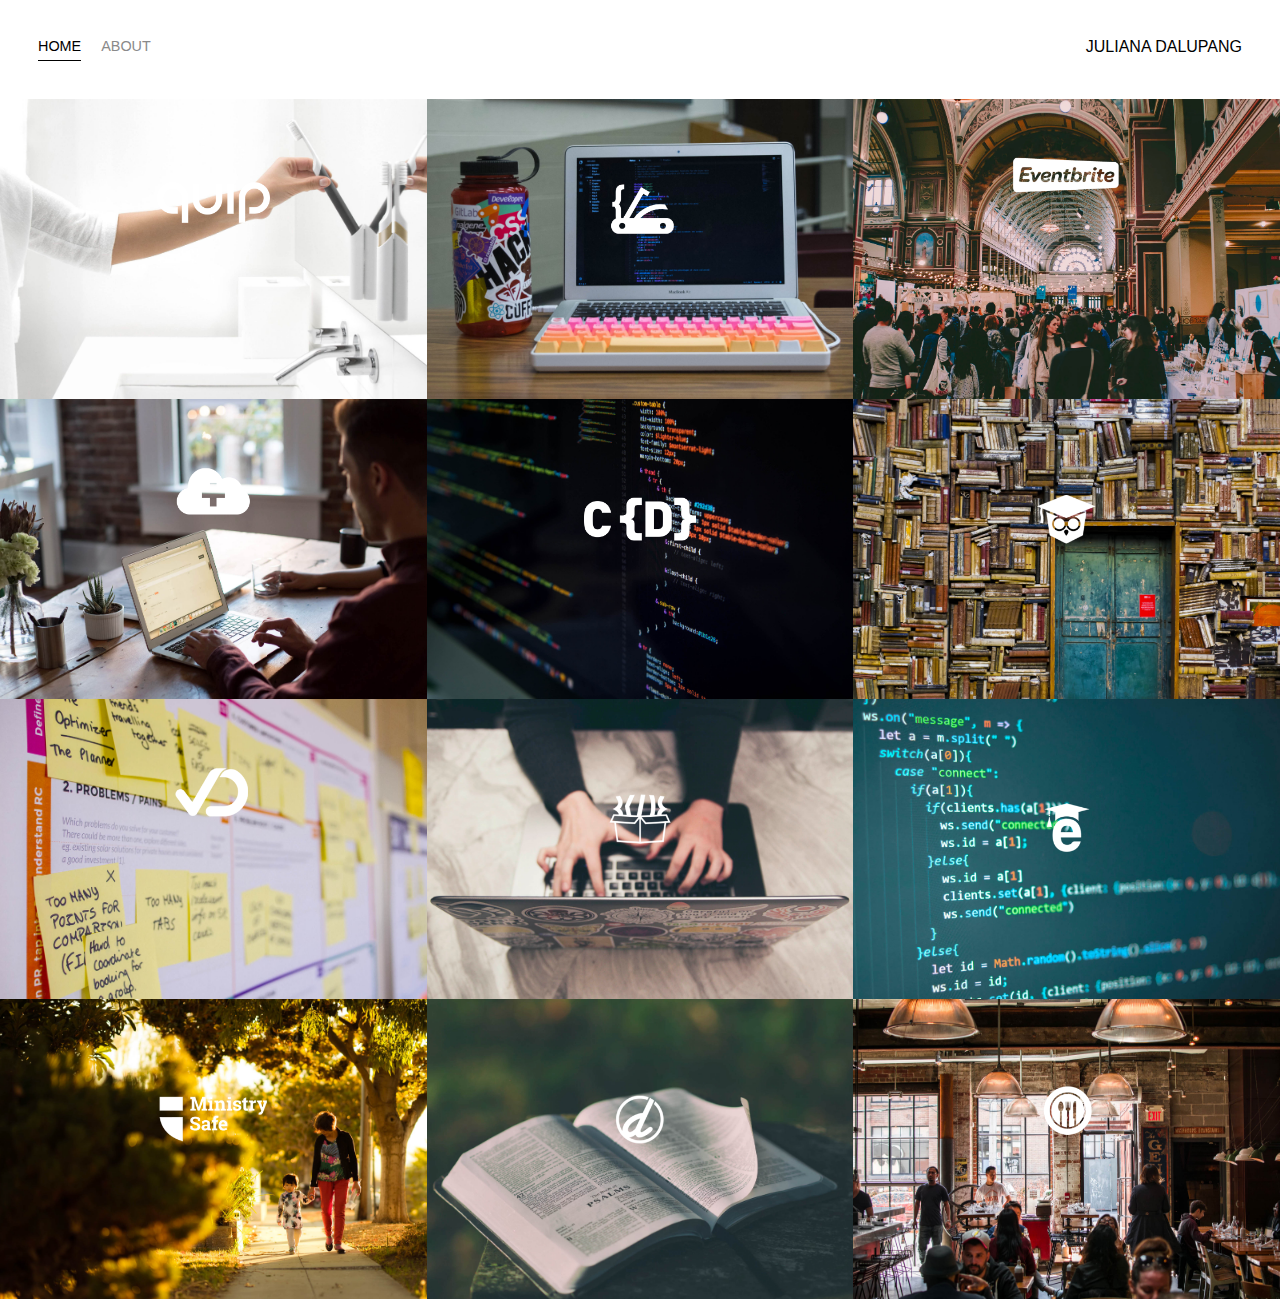
<file: PROJECT/index.html>
<!DOCTYPE html>
<html>
<head>
    <meta charset="utf-8" />
    <title>Page Title</title>
    <link rel="preconnect" href="https://fonts.gstatic.com">
<link href="https://fonts.googleapis.com/css2?family=Source+Sans+Pro&display=swap" rel="stylesheet">
    <link rel="stylesheet" href="styles.css">
</head>
<body>
    <div class="container">
        <div class="nav-wrapper">
            <div class="left-side">
                <div class="nav-link-wrapper active-nav-link">
                    <a href="index.html">Home</a>
                </div>

                <div class="nav-link-wrapper">
                    <a href="about.html">About</a>
                </div>
            </div>

            <div class="right-side">
                <div class="brand">
                    <div>JULIANA DALUPANG</div>
                </div>
            </div>
        </div>

        <div class="content-wrapper">
            <div class="portfolio-items-wrapper">

                <div class="portfolio-item-wrapper">
                    <div class="portfolio-img-background" style="background-image:url(images/portfolio1.jpg)"></div>
                
                    <div class="img-text-wrapper">
                        <div class="logo-wrapper">
                            <img src="images/logos/quip.png">
                        </div>

                        <div class="subtitle">
                            I built the Quip Ecommerce platform, named a Top 25 Invention by Time Magazine in 2016.
                        </div>
                    </div>
                </div>

                <div class="portfolio-item-wrapper">
                    <div class="portfolio-img-background" style="background-image:url(images/portfolio2.jpg)"></div>
                
                    <div class="img-text-wrapper">
                        <div class="logo-wrapper">
                            <img src="images/logos/devcamp.png">
                        </div>

                        <div class="subtitle">
                            Coding bootcamp and learning management system.
                        </div>
                    </div>
                </div>

                <div class="portfolio-item-wrapper">
                    <div class="portfolio-img-background" style="background-image:url(images/portfolio3.jpg)"></div>
                
                    <div class="img-text-wrapper">
                        <div class="logo-wrapper">
                            <img src="images/logos/eventbrite.png">
                        </div>

                        <div class="subtitle">
                            Eventbrite is the leading event management platform on the web with millions of individuals utilizing their applications to find, register or, and management events in numerous industries.
                        </div>
                    </div>
                </div>

                <div class="portfolio-item-wrapper">
                    <div class="portfolio-img-background" style="background-image:url(images/portfolio4.jpg)"></div>
                
                    <div class="img-text-wrapper">
                        <div class="logo-wrapper">
                            <img src="images/logos/shop-hacker.png">
                        </div>

                        <div class="subtitle">
                             Shop Hacker allows you to easily import digital products such as elearning courses, software, and games directly into your ecommerce store.
                        </div>
                    </div>
                </div>

                <div class="portfolio-item-wrapper">
                    <div class="portfolio-img-background" style="background-image:url(images/portfolio5.jpg)"></div>
                
                    <div class="img-text-wrapper">
                        <div class="logo-wrapper">
                            <img src="images/logos/crondose.png">
                        </div>

                        <div class="subtitle">
                            Online tutorials and productivity tips.
                        </div>
                    </div>
                </div>

                <div class="portfolio-item-wrapper">
                    <div class="portfolio-img-background" style="background-image:url(images/portfolio6.jpg)"></div>
                
                    <div class="img-text-wrapper">
                        <div class="logo-wrapper">
                            <img src="images/logos/dailysmarty.png">
                        </div>

                        <div class="subtitle">
                            Keep track of what you learn every day.
                        </div>
                    </div>
                </div>

                <div class="portfolio-item-wrapper">
                    <div class="portfolio-img-background" style="background-image:url(images/portfolio7.jpg)"></div>
                
                    <div class="img-text-wrapper">
                        <div class="logo-wrapper">
                            <img src="images/logos/dashtrack.png">
                        </div>

                        <div class="subtitle">
                            What you track improves. DashTrack is a journal that makes it easy to track your daily tasks and make the most of your time each day.
                        </div>
                    </div>
                </div>

                <div class="portfolio-item-wrapper">
                    <div class="portfolio-img-background" style="background-image:url(images/portfolio8.jpg)"></div>
                
                    <div class="img-text-wrapper">
                        <div class="logo-wrapper">
                            <img src="images/logos/devtrunk.png">
                        </div>

                        <div class="subtitle">
                            Online shop for developer happiness.
                        </div>
                    </div>
                </div>

                <div class="portfolio-item-wrapper">
                    <div class="portfolio-img-background" style="background-image:url(images/portfolio9.jpg)"></div>
                
                    <div class="img-text-wrapper">
                        <div class="logo-wrapper">
                            <img src="images/logos/edutechional.png">
                        </div>

                        <div class="subtitle">
                            Online technology tutorials.
                        </div>
                    </div>
                </div>

                <div class="portfolio-item-wrapper">
                    <div class="portfolio-img-background" style="background-image:url(images/portfolio10.jpg)"></div>
                
                    <div class="img-text-wrapper">
                        <div class="logo-wrapper">
                            <img src="images/logos/ministry-safe.png">
                        </div>

                        <div class="subtitle">
                            A complete child safety system for organizations.
                        </div>
                    </div>
                </div>

                <div class="portfolio-item-wrapper">
                    <div class="portfolio-img-background" style="background-image:url(images/portfolio11.jpg)"></div>
                
                    <div class="img-text-wrapper">
                        <div class="logo-wrapper">
                            <img src="images/logos/open-devos.png">
                        </div>

                        <div class="subtitle">
                            Publish and share daily devotionals.
                        </div>
                    </div>
                </div>

                <div class="portfolio-item-wrapper">
                    <div class="portfolio-img-background" style="background-image:url(images/portfolio12.jpg)"></div>
                
                    <div class="img-text-wrapper">
                        <div class="logo-wrapper">
                            <img src="images/logos/toastability.png">
                        </div>

                        <div class="subtitle">
                            Easy way to manage the digital life of your bar or restaurant.
                        </div>
                    </div>
                </div>



            </div>
        </div>

    </div>
</body>
<script>
    const portfolioItems = document.querySelectorAll('.portfolio-item-wrapper')

    portfolioItems.forEach(portfolioItem => {
        portfolioItem.addEventListener('mouseover', () => {
            console.log(portfolioItem.childNodes[1].classList);
            portfolioItem.childNodes[1].classList.add('img-darken');
        })

        portfolioItem.addEventListener('mouseout', () => {
            portfolioItem.childNodes[1].classList.remove('img-darken');
        })
    })
</script>    
</html>
</file>
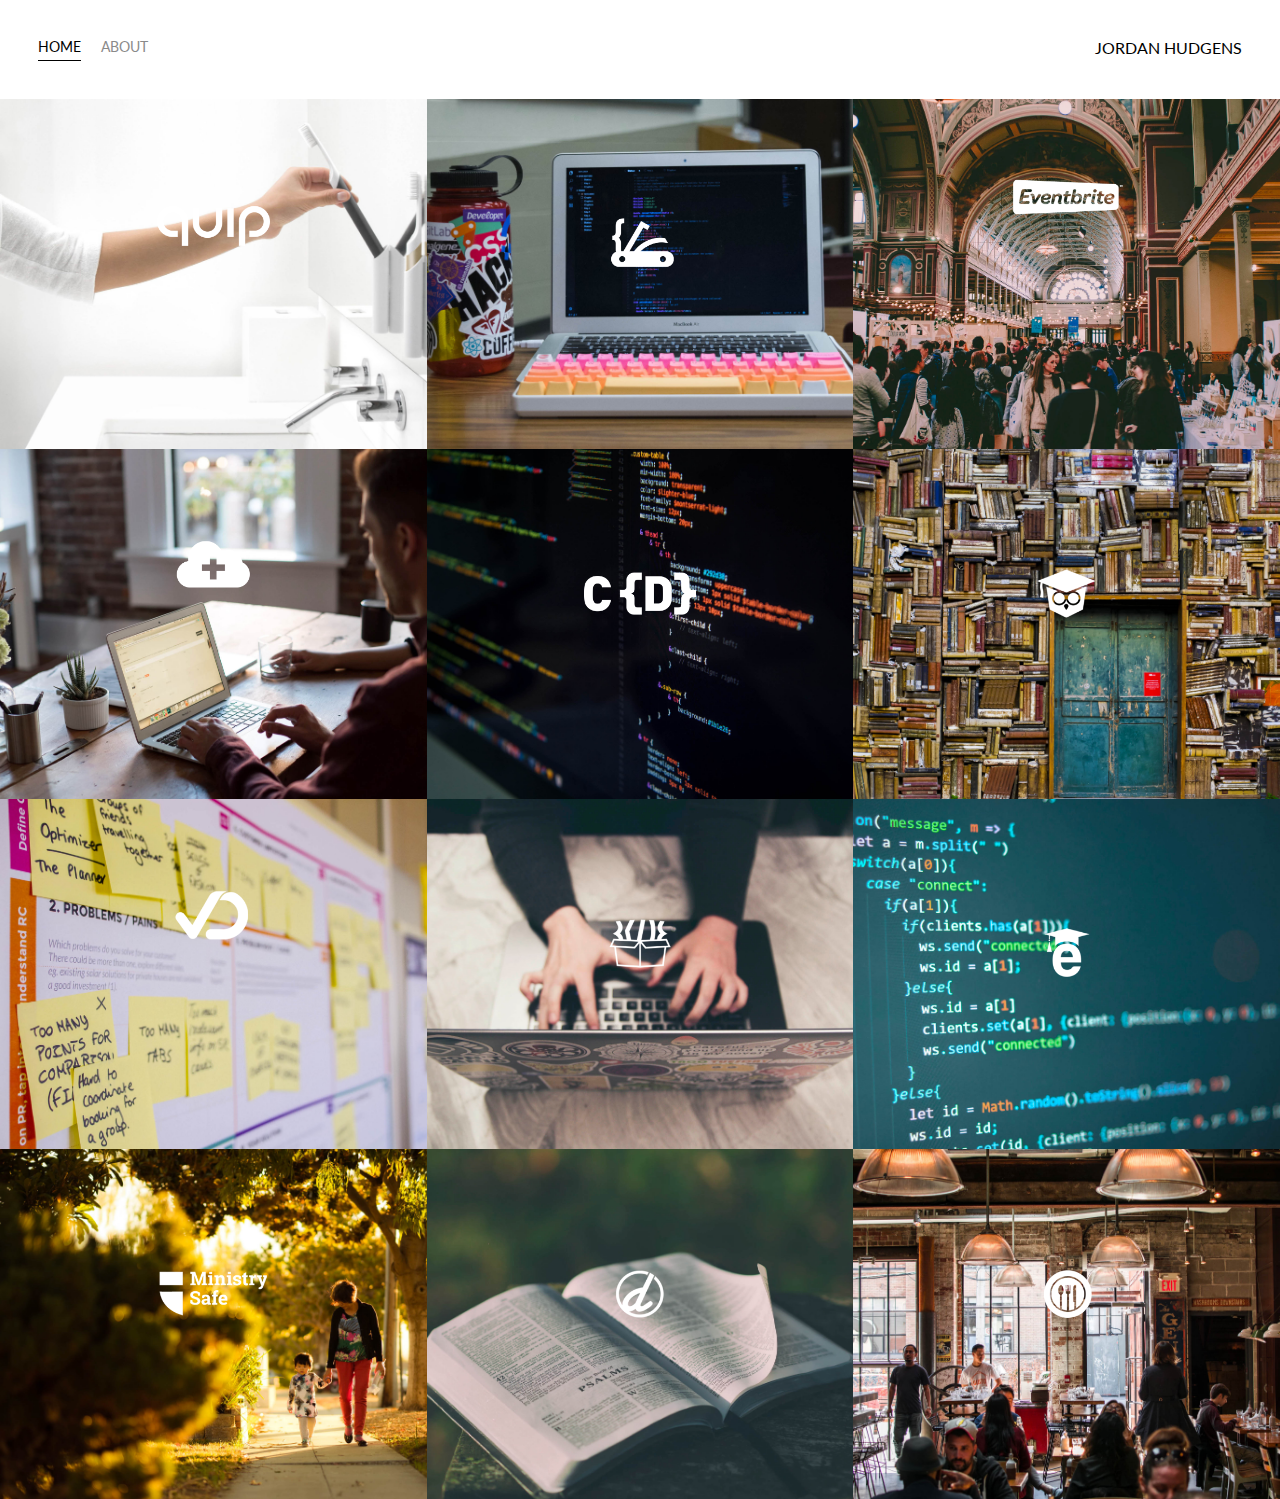
<file: PROJECT/portfolio-html-site-master/index.html>
<!DOCTYPE html>
<html lang='en'>

<head>
  <meta charset='UTF-8'>
  <title>Portfolio Homepage</title>
  <link href="https://fonts.googleapis.com/css?family=Lato" rel="stylesheet">
  <link rel="stylesheet" href="styles.css">
</head>

<body>
  <div class="container">
    <div class="nav-wrapper">
      <div class="left-side">
        <div class="nav-link-wrapper active-nav-link">
          <a href="index.html">Home</a>
        </div>

        <div class="nav-link-wrapper">
          <a href="about.html">About</a>
        </div>
      </div>

      <div class="right-side">
        <div class="brand">
          JORDAN HUDGENS
        </div>
      </div>
    </div>

    <div class="content-wrapper">
      <div class="portfolio-items-wrapper">

        <div class="portfolio-item-wrapper">
          <div class="portfolio-img-background" style="background-image:url(images/portfolio1.jpg)"></div>

          <div class="img-text-wrapper">
            <div class="logo-wrapper">
              <img src="images/logos/quip.png" alt="">
            </div>

            <div class="subtitle">I built the Quip Ecommerce platform, named a Top 25 Invention by Time Magazine in 2016.</div>
          </div>
        </div>

        <div class="portfolio-item-wrapper">
          <div class="portfolio-img-background" style="background-image:url(images/portfolio2.jpg)"></div>
          <div class="img-text-wrapper">
            <div class="logo-wrapper">
              <img src="images/logos/devcamp.png" alt="">
            </div>

            <div class="subtitle">Coding bootcamp and learning management system.</div>
          </div>
        </div>

        <div class="portfolio-item-wrapper">
          <div class="portfolio-img-background" style="background-image:url(images/portfolio3.jpg)"></div>
          <div class="img-text-wrapper">
            <div class="logo-wrapper">
              <img src="images/logos/eventbrite.png" alt="">
            </div>

            <div class="subtitle">Eventbrite is the leading event management platform on the web with millions of individuals utilizing their applications
              to find, register or, and management events in numerous industries.</div>
          </div>
        </div>

        <div class="portfolio-item-wrapper">
          <div class="portfolio-img-background" style="background-image:url(images/portfolio4.jpg)"></div>
          <div class="img-text-wrapper">
            <div class="logo-wrapper">
              <img src="images/logos/shop-hacker.png" alt="">
            </div>

            <div class="subtitle">Shop Hacker allows you to easily import digital products such as elearning courses, software, and games directly
              into your ecommerce store.</div>
          </div>
        </div>

        <div class="portfolio-item-wrapper">
          <div class="portfolio-img-background" style="background-image:url(images/portfolio5.jpg)"></div>
          <div class="img-text-wrapper">
            <div class="logo-wrapper">
              <img src="images/logos/crondose.png" alt="">
            </div>

            <div class="subtitle">Online tutorials and productivity tips.</div>
          </div>
        </div>

        <div class="portfolio-item-wrapper">
          <div class="portfolio-img-background" style="background-image:url(images/portfolio6.jpg)"></div>
          <div class="img-text-wrapper">
            <div class="logo-wrapper">
              <img src="images/logos/dailysmarty.png" alt="">
            </div>

            <div class="subtitle">Keep track of what you learn every day.</div>
          </div>
        </div>

        <div class="portfolio-item-wrapper">
          <div class="portfolio-img-background" style="background-image:url(images/portfolio7.jpg)"></div>
          <div class="img-text-wrapper">
            <div class="logo-wrapper">
              <img src="images/logos/dashtrack.png" alt="">
            </div>

            <div class="subtitle">What you track improves. DashTrack is a journal that makes it easy to track your daily tasks and make the most
              of your time each day.</div>
          </div>
        </div>

        <div class="portfolio-item-wrapper">
          <div class="portfolio-img-background" style="background-image:url(images/portfolio8.jpg)"></div>
          <div class="img-text-wrapper">
            <div class="logo-wrapper">
              <img src="images/logos/devtrunk.png" alt="">
            </div>

            <div class="subtitle">Online shop for developer happiness.</div>
          </div>
        </div>

        <div class="portfolio-item-wrapper">
          <div class="portfolio-img-background" style="background-image:url(images/portfolio9.jpg)"></div>
          <div class="img-text-wrapper">
            <div class="logo-wrapper">
              <img src="images/logos/edutechional.png" alt="">
            </div>

            <div class="subtitle">Online technology tutorials.</div>
          </div>
        </div>

        <div class="portfolio-item-wrapper">
          <div class="portfolio-img-background" style="background-image:url(images/portfolio10.jpg)"></div>
          <div class="img-text-wrapper">
            <div class="logo-wrapper">
              <img src="images/logos/ministry-safe.png" alt="">
            </div>

            <div class="subtitle">A complete child safety system for organizations.</div>
          </div>
        </div>

        <div class="portfolio-item-wrapper">
          <div class="portfolio-img-background" style="background-image:url(images/portfolio11.jpg)"></div>
          <div class="img-text-wrapper">
            <div class="logo-wrapper">
              <img src="images/logos/open-devos.png" alt="">
            </div>

            <div class="subtitle">Publish and share daily devotionals.</div>
          </div>
        </div>

        <div class="portfolio-item-wrapper">
          <div class="portfolio-img-background" style="background-image:url(images/portfolio12.jpg)"></div>
          <div class="img-text-wrapper">
            <div class="logo-wrapper">
              <img src="images/logos/toastability.png" alt="">
            </div>

            <div class="subtitle">Easy way to manage the digital life of your bar or restaurant.</div>
          </div>
        </div>

      </div>
    </div>
  </div>

</body>

<script>
  const portfolioItems = document.querySelectorAll('.portfolio-item-wrapper');

  portfolioItems.forEach(portfolioItem => {
    portfolioItem.addEventListener('mouseover', () => {
      console.log(portfolioItem.childNodes[1].classList)
      portfolioItem.childNodes[1].classList.add('image-blur');
    });

    portfolioItem.addEventListener('mouseout', () => {
      console.log(portfolioItem.childNodes[1].classList)
      portfolioItem.childNodes[1].classList.remove('image-blur');
    });
  });

</script>

</html>
</file>
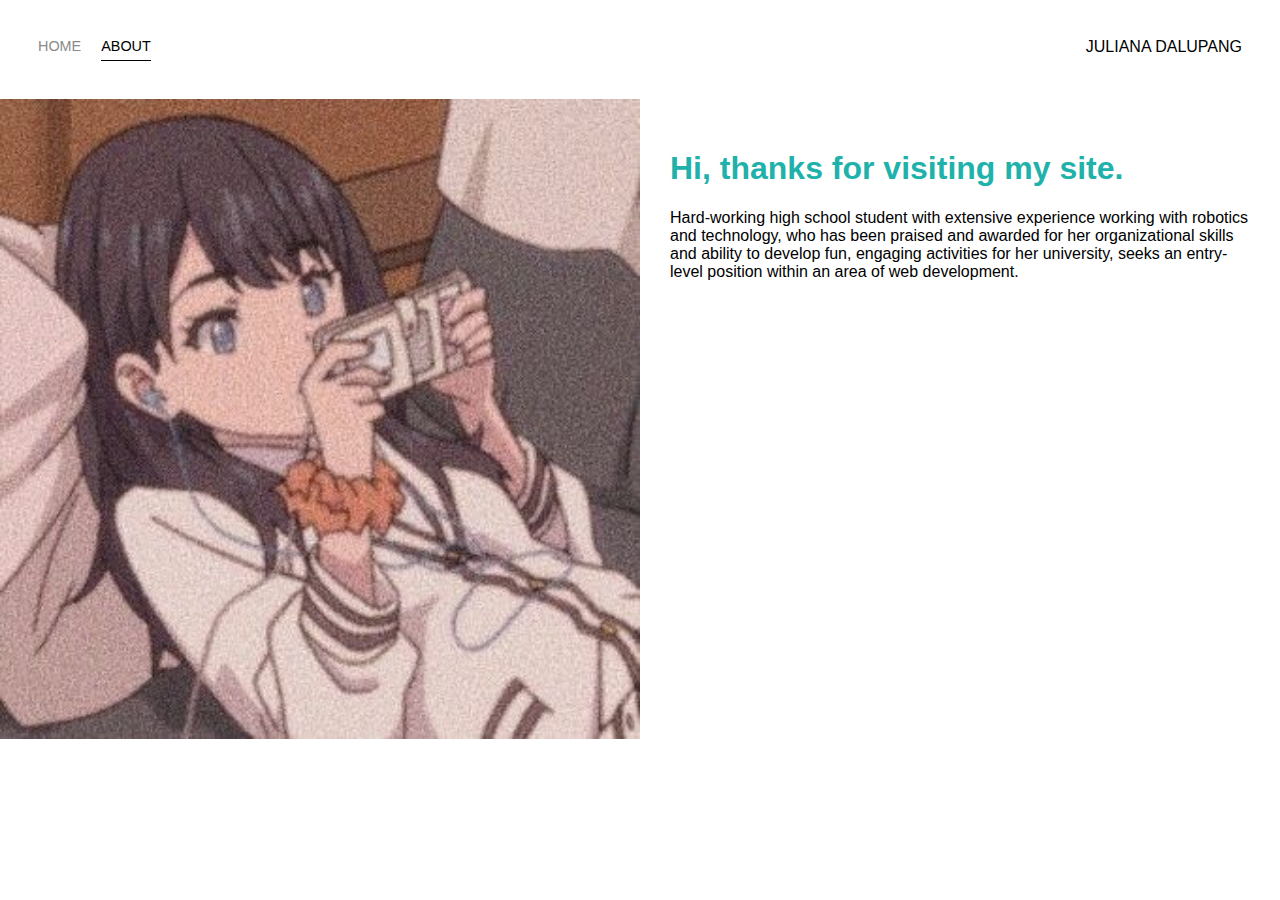
<file: PROJECT/about.html>
<!DOCTYPE html>
<html>
<head>
    <meta charset="utf-8" />
    <title>About</title>
    <link rel="preconnect" href="https://fonts.gstatic.com">
<link href="https://fonts.googleapis.com/css2?family=Source+Sans+Pro&display=swap" rel="stylesheet">
    <link rel="stylesheet" href="styles.css">
</head>
<body>
    <div class="container">
        <div class="nav-wrapper">
            <div class="left-side">
                <div class="nav-link-wrapper">
                    <a href="index.html">Home</a>
                </div>

                <div class="nav-link-wrapper active-nav-link">
                    <a href="about.html">About</a>
                </div>
            </div>

            <div class="right-side">
                <div class="brand">
                    <div>JULIANA DALUPANG</div>
                </div>
            </div>
        </div>

        <div class="content-wrapper">
            <div class="two-column-wrapper">
                <div class="profile-image-wrapper">
                    <img src="images/profile1.jpg">
                </div>

                <div class="profile-content-wrapper">
                    <h1>Hi, thanks for visiting my site.</h1>

                    <p>
                        Hard-working high school student with extensive experience working with robotics and technology, 
                        who has been praised and awarded for her organizational skills and ability to develop fun, 
                        engaging activities for her university, seeks an entry-level position within an area of web development.
                    </p>

                </div>
            </div>
        </div>

    </div>
</body> 
</html>
</file>
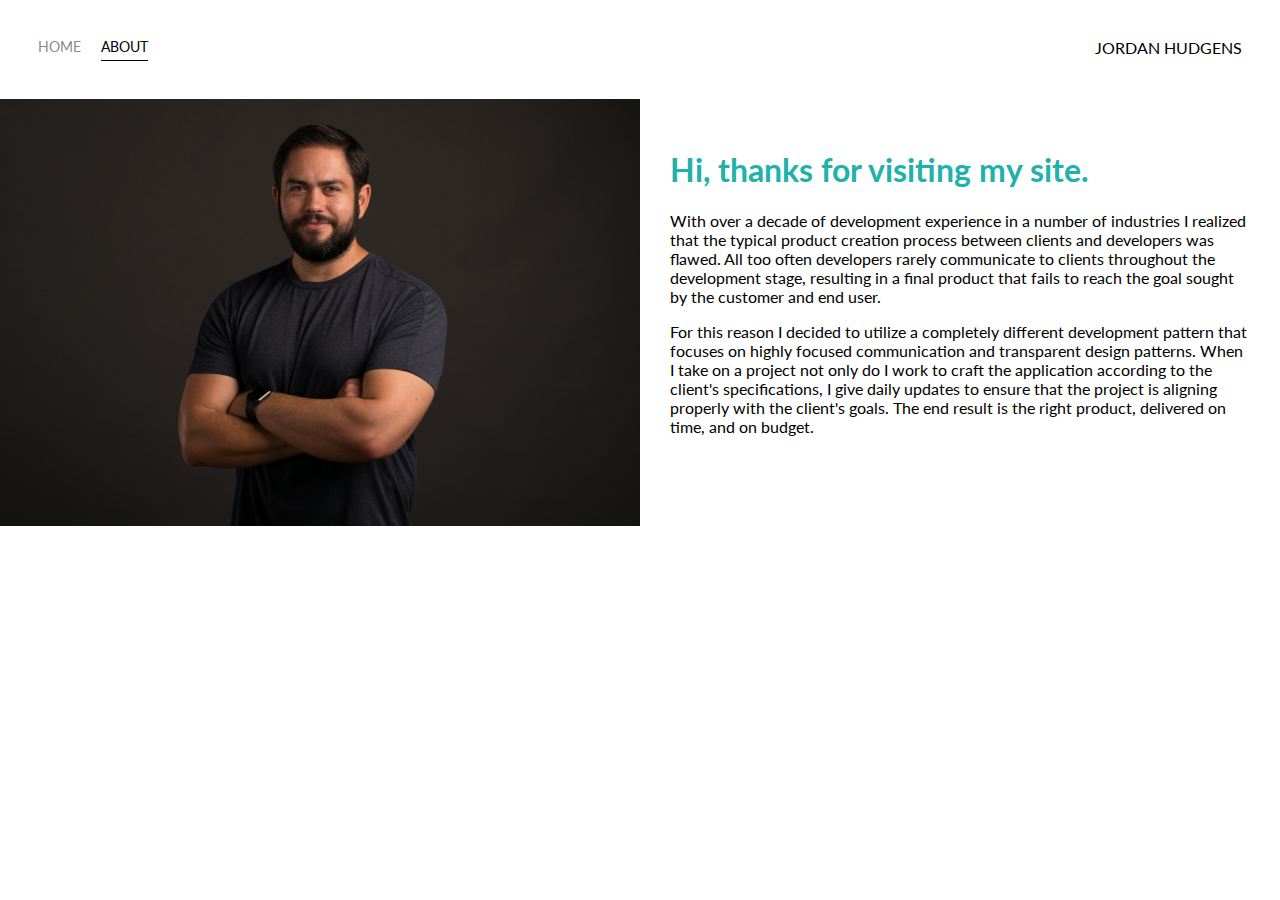
<file: PROJECT/portfolio-html-site-master/about.html>
<!DOCTYPE html>
<html lang='en'>

<head>
  <meta charset='UTF-8'>
  <title>Portfolio Homepage</title>
  <link href="https://fonts.googleapis.com/css?family=Lato" rel="stylesheet">
  <link rel="stylesheet" href="styles.css">
</head>

<body>
  <div class="container">
    <div class="nav-wrapper">
      <div class="left-side">
        <div class="nav-link-wrapper">
          <a href="index.html">Home</a>
        </div>

        <div class="nav-link-wrapper active-nav-link">
          <a href="about.html">About</a>
        </div>
      </div>

      <div class="right-side">
        <div class="brand">
          JORDAN HUDGENS
        </div>
      </div>
    </div>

    <div class="content-wrapper">
      <div class="two-column-wrapper">
        <div class="profile-image-wrapper">
          <img src="images/profile.jpg" alt="">
        </div>

        <div class="profile-content-wrapper">
          <h1>Hi, thanks for visiting my site.</h1>
          <p>With over a decade of development experience in a number of industries I realized that the typical product creation
            process between clients and developers was flawed. All too often developers rarely communicate to clients throughout
            the development stage, resulting in a final product that fails to reach the goal sought by the customer and end
            user.
          </p>

          <p>For this reason I decided to utilize a completely different development pattern that focuses on highly focused
            communication and transparent design patterns. When I take on a project not only do I work to craft the application
            according to the client's specifications, I give daily updates to ensure that the project is aligning properly
            with the client's goals. The end result is the right product, delivered on time, and on budget.</p>
        </div>
      </div>
    </div>
  </div>

</body>

</html>
</file>
<file: PROJECT/styles.css>
/* Master Styles */
body {
    font-family: "Source+Sans+Pro", sans-serif;
    margin: 0px;
}

.container {
    display: grid;
    grid-template-columns: 1fr;
}

/* Nav Styles */
.nav-wrapper {
    display: flex;
    justify-content: space-between;
    padding: 38px;
}

.left-side {
    display: flex;
}

.nav-wrapper > .left-side > div {
    margin-right: 20px;
    font-size: 0.9em;
    text-transform: uppercase;
}

.nav-link-wrapper {
    height: 22px;
    border-bottom: 1px solid transparent;
    transition: border-bottom 0.5s;
}

.nav-link-wrapper a {
    color: #8a8a8a;
    text-decoration: none;
    transition: color 0.5s;
}

.nav-link-wrapper:hover {
    border-bottom:  1px solid black;
}

.nav-link-wrapper a:hover {
    color: black;
}

.active-nav-link {
    border-bottom: 1px solid black;
}

.active-nav-link a {
    color: black !important;
}
/* Portfolio Styles */

.portfolio-items-wrapper {
    display: grid;
    grid-template-columns: 1fr 1fr 1fr;
}

.portfolio-item-wrapper {
    position: relative;
}

.portfolio-img-background {
    height: 300px;
    width: 100%;
    background-size: cover;
    background-position: center;
    background-repeat: no-repeat;
}

.img-text-wrapper {
    position: absolute;
    top: 0;
    display: flex;
    flex-direction: column;
    justify-content: center;
    align-items: center;
    height: 100%;
    text-align: center;
    padding-left: 100px;
    padding-right: 100px;
}

.logo-wrapper img {
    width: 50%;
    margin-bottom: 20px;
}

.img-text-wrapper .subtitle {
    transition: .5s;
    font-weight: 600;
    color: transparent;
}
.img-text-wrapper:hover .subtitle {
    font-weight: 600;
    color: lightseagreen;
}

.img-darken {
    transition: .5s;
    filter: brightness(10%);
}

/* About Page */
.two-column-wrapper {
    display: grid;
    grid-template-columns: 1fr 1fr;
}

.profile-image-wrapper img {
    width: 100%;
}

.profile-content-wrapper {
    padding: 30px;
}

.profile-content-wrapper h1 {
    color: lightseagreen;
}
</file>
<file: PROJECT/portfolio-html-site-master/styles.css>
body {
  font-family: "Lato", sans-serif;
  margin: 0px;
}

.container {
  display: grid;
  grid-template-columns: 1fr;
}

.nav-wrapper {
  display: flex;
  justify-content: space-between;
  padding: 38px;
}

.left-side {
  display: flex;
}

.nav-wrapper > .left-side > div {
  margin-right: 20px;
  text-transform: uppercase;
  font-size: 0.9rem;
}

.nav-link-wrapper {
  height: 22px;
  border-bottom: 1px solid transparent;
  transition: border-bottom 0.5s;
}

.active-nav-link {
  border-bottom: 1px solid black;
}

.active-nav-link a {
  color: black !important;
}

.nav-link-wrapper a {
  color: #8a8a8a;
  text-decoration: none;
  transition: color 0.5s;
}

.nav-link-wrapper:hover {
  border-bottom: 1px solid black;
}

.nav-link-wrapper a:hover {
  color: black;
}

.portfolio-items-wrapper {
  display: grid;
  grid-template-columns: 1fr 1fr 1fr;
}

.portfolio-item-wrapper {
  position: relative;
}

.portfolio-img-background {
  background-size: cover;
  background-position: center;
  background-repeat: no-repeat;
  height: 350px;
  width: 100%;
}

.img-text-wrapper {
  position: absolute;
  top: 0;
  display: flex;
  flex-direction: column;
  justify-content: center;
  align-items: center;
  height: 100%;
  text-align: center;
  padding-left: 100px;
  padding-right: 100px;
}

.img-text-wrapper .subtitle {
  transition: 1s;
  color: transparent;
}

.image-blur {
  transition: 1s;
  filter: brightness(10%);
}

.img-text-wrapper:hover .subtitle {
  color: lightseagreen;
  font-weight: 600;
}

.logo-wrapper img {
  width: 50%;
  margin-bottom: 20px;
}

.two-column-wrapper {
  display: grid;
  grid-template-columns: 1fr 1fr;
}

.profile-image-wrapper img {
  width: 100%;
}

.profile-content-wrapper {
  padding: 30px;
}

.profile-content-wrapper h1 {
  color: lightseagreen;
}
</file>
